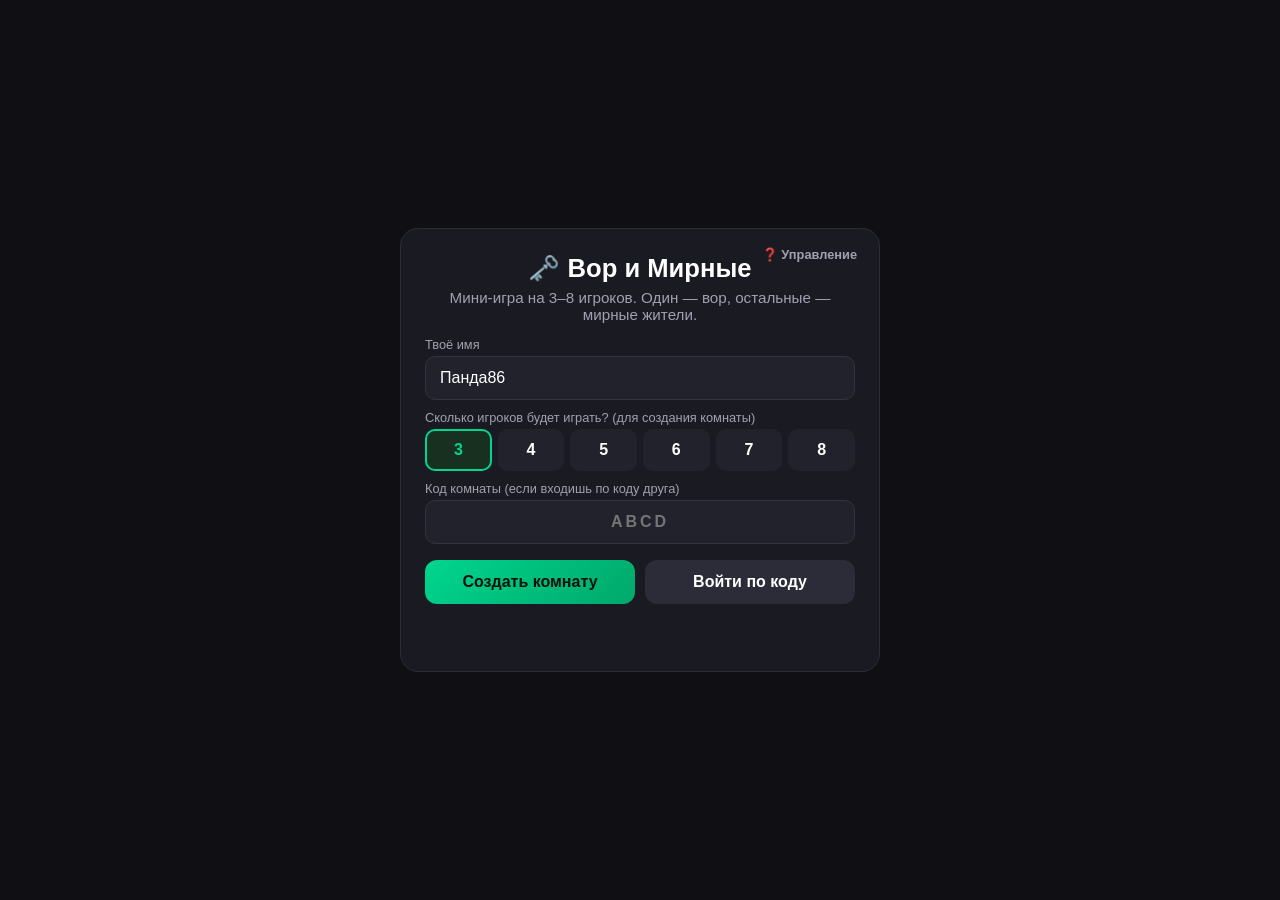
<file: static/index.html>
<!DOCTYPE html>
<html lang="ru">
<head>
<meta charset="UTF-8">
<meta name="viewport" content="width=device-width, initial-scale=1, maximum-scale=1, user-scalable=no, viewport-fit=cover">
<title>Вор и Мирные</title>
<link rel="stylesheet" href="/static/style.css?v=3">
</head>
<body>
<!-- ЭКРАН: вход / создание комнаты -->
<div id="screen-join" class="screen active">
  <div class="card">
    <button id="btn-open-controls" class="link-btn">❓ Управление</button>
    <h1>🗝️ Вор и Мирные</h1>
    <p class="sub">Мини-игра на 3–8 игроков. Один — вор, остальные — мирные жители.</p>
    <label>Твоё имя</label>
    <input id="input-name" maxlength="16" placeholder="Например, Аня">
    <label>Сколько игроков будет играть? (для создания комнаты)</label>
    <div id="players-count-picker" class="count-grid"></div>
    <label>Код комнаты (если входишь по коду друга)</label>
    <input id="input-room" maxlength="6" placeholder="ABCD" autocapitalize="characters">
    <div class="row">
      <button id="btn-create" class="primary">Создать комнату</button>
      <button id="btn-join">Войти по коду</button>
    </div>
    <p id="join-error" class="error"></p>
  </div>
</div>
<!-- ЭКРАН: управление -->
<div id="screen-controls" class="screen">
  <div class="card">
    <h2>Управление</h2>
    <div class="controls-list">
      <div class="controls-row">
        <div class="controls-what">Движение</div>
        <div class="controls-how">Стрелки / WASD на компьютере · джойстик слева на телефоне</div>
      </div>
      <div class="controls-row">
        <div class="controls-what">Открыть сундук</div>
        <div class="controls-how">Пробел на компьютере (держать) · кнопка «Открыть» на телефоне (держать)</div>
      </div>
      <div class="controls-row">
        <div class="controls-what">Украсть</div>
        <div class="controls-how">Кнопка появится в игре, только если тебе достанется роль вора</div>
      </div>
    </div>
    <p class="sub small">Джойстик и кнопки на экране появляются только на телефонах и планшетах — на компьютере используй клавиатуру.</p>
    <button id="btn-close-controls" class="primary">Назад</button>
  </div>
</div>
<!-- ЭКРАН: лобби -->
<div id="screen-lobby" class="screen">
  <div class="card">
    <h2>Комната: <span id="lobby-room-code">----</span></h2>
    <p class="sub">Отправь этот код подружкам — пусть введут его и нажмут «Войти по коду».</p>
    <div id="avatar-picker" class="avatar-grid"></div>
    <p id="avatar-hint" class="sub small"></p>
    <div id="lobby-players" class="players-list"></div>
    <p id="lobby-need" class="sub small"></p>
    <button id="btn-start" class="primary" disabled>Начать игру</button>
    <p id="lobby-hint" class="sub small"></p>
  </div>
</div>
<!-- ЭКРАН: показ роли (приватно, на своём устройстве) -->
<div id="screen-role" class="screen">
  <div class="card role-card">
    <img id="role-image" class="role-image" alt="">
    <h2 id="role-title"></h2>
    <p id="role-desc" class="sub"></p>
    <button id="btn-role-ready" class="primary">Готов! Начать игру</button>
    <p id="role-wait" class="sub small"></p>
  </div>
</div>
<!-- ЭКРАН: игра -->
<div id="screen-game" class="screen">
  <div id="hud">
    <div id="hud-timer">03:30</div>
    <div id="hud-scores"></div>
  </div>
  <div id="game-wrap">
    <canvas id="game-canvas"></canvas>
    <div id="floaters"></div>
  </div>
  <div id="controls">
    <div id="joystick-zone">
      <div id="joystick-base"><div id="joystick-knob"></div></div>
    </div>
    <div id="action-buttons">
      <button id="btn-steal" class="ctrl-btn steal-btn hidden">Украсть</button>
      <button id="btn-action" class="ctrl-btn">Открыть</button>
    </div>
  </div>
</div>
<!-- ЭКРАН: голосование -->
<div id="screen-vote" class="screen">
  <div class="card">
    <h2>⏰ Время вышло!</h2>
    <p class="sub">Кто, по-твоему, вор?</p>
    <div id="vote-options" class="vote-grid"></div>
    <p id="vote-status" class="sub small"></p>
  </div>
</div>
<!-- ЭКРАН: итоги -->
<div id="screen-result" class="screen">
  <div class="card">
    <h2 id="result-title"></h2>
    <div id="result-thief" class="sub"></div>
    <div id="result-scores" class="players-list"></div>
    <button id="btn-again" class="primary">Играть ещё раз</button>
  </div>
</div>
<script src="/static/client.js?v=7"></script>
</body>
</html>
</file>
<file: static/style.css>
* { box-sizing: border-box; -webkit-tap-highlight-color: transparent; user-select: none; }
html, body {
  margin: 0; padding: 0; height: 100%;
  background: #0f0f14; color: #fff;
  font-family: -apple-system, "Segoe UI", Roboto, Arial, sans-serif;
  overscroll-behavior: none;
  touch-action: none;
}

.screen {
  display: none;
  min-height: 100%;
  width: 100%;
  align-items: center;
  justify-content: center;
  flex-direction: column;
  padding: 16px;
}
.screen.active { display: flex; }

.card {
  background: #1a1a22;
  border: 1px solid #2c2c38;
  border-radius: 18px;
  padding: 24px;
  width: 100%;
  max-width: 420px;
  text-align: center;
  position: relative;
}
.link-btn {
  position: absolute; top: 14px; right: 14px; width: auto; flex: none;
  background: transparent; color: #a0a0b0; font-size: 0.8rem; font-weight: 600;
  padding: 4px 8px; border-radius: 8px;
}
.link-btn:active { background: #22222c; }

.controls-list { text-align: left; margin: 10px 0 16px; display: flex; flex-direction: column; gap: 10px; }
.controls-row { background: #22222c; border-radius: 10px; padding: 10px 12px; }
.controls-what { font-weight: 700; color: #ffd76a; font-size: 0.9rem; margin-bottom: 3px; }
.controls-how { color: #cfcfd8; font-size: 0.85rem; }
h1 { font-size: 1.6rem; margin: 0 0 6px; }
h2 { font-size: 1.3rem; margin: 0 0 6px; }
.sub { color: #a0a0b0; font-size: 0.95rem; margin: 6px 0 14px; }
.sub.small { font-size: 0.8rem; }

label { display: block; text-align: left; font-size: 0.8rem; color: #a0a0b0; margin: 10px 0 4px; }
input {
  width: 100%; padding: 12px 14px; border-radius: 10px;
  border: 1px solid #33333f; background: #22222c; color: #fff;
  font-size: 1rem; text-transform: none;
}
#input-room { text-transform: uppercase; letter-spacing: 3px; text-align: center; font-weight: bold; }

.row { display: flex; gap: 10px; margin-top: 16px; }
button {
  flex: 1; padding: 13px; border-radius: 12px; border: none;
  background: #2c2c38; color: #fff; font-size: 1rem; font-weight: 600;
  cursor: pointer;
}
button:active { transform: scale(0.97); }
button.primary { background: linear-gradient(135deg, #00d68f, #00a86b); color: #06110b; }
button:disabled { opacity: 0.4; }
.error { color: #ff5c5c; min-height: 1.2em; font-size: 0.85rem; }

/* ===== Аватарки (реальные картинки персонажей) ===== */
.avatar-grid { display: grid; grid-template-columns: repeat(4, 1fr); gap: 8px; margin-bottom: 8px; }
.avatar-cell {
  padding: 6px 2px 4px; border-radius: 10px; background: #22222c;
  border: 2px solid transparent; cursor: pointer;
  display: flex; align-items: center; justify-content: center;
  position: relative;
}
.avatar-cell img { width: 100%; height: 56px; object-fit: contain; display: block; }
.avatar-cell.selected { border-color: #00d68f; background: #17301f; }
.avatar-cell.taken { opacity: 0.3; cursor: not-allowed; }
.avatar-cell.taken img { filter: grayscale(1); }

/* ===== Выбор количества игроков ===== */
.count-grid { display: grid; grid-template-columns: repeat(6, 1fr); gap: 6px; margin-bottom: 4px; }
.count-cell {
  padding: 10px 0; border-radius: 10px; background: #22222c;
  border: 2px solid transparent; cursor: pointer; text-align: center;
  font-weight: 700; font-size: 1rem;
}
.count-cell.selected { border-color: #00d68f; background: #17301f; color: #00d68f; }

.players-list { text-align: left; margin: 10px 0; }
.player-row {
  display: flex; align-items: center; gap: 10px;
  background: #22222c; padding: 8px 12px; border-radius: 10px; margin-bottom: 6px;
}
.player-row img.pav { width: 34px; height: 34px; object-fit: contain; flex-shrink: 0; }
.player-row .name { flex: 1; font-weight: 600; }
.player-row .tag { font-size: 0.75rem; color: #a0a0b0; }
.player-row .score { font-weight: bold; color: #ffd76a; }

.role-card { max-width: 380px; }
.role-image { width: 100%; max-width: 260px; margin: 0 auto 4px; display: block; }
#role-title.thief { color: #ff6767; }
#role-title.innocent { color: #6ec6ff; }

/* ===== Игровой экран ===== */
#screen-game { padding: 0; justify-content: flex-start; }
#hud {
  width: 100%; display: flex; align-items: center; justify-content: space-between;
  padding: 8px 14px; background: #17171f; border-bottom: 1px solid #24242f;
  font-weight: bold; font-size: 0.9rem; flex-shrink: 0;
}
#hud-timer { font-size: 1.1rem; letter-spacing: 1px; }
#hud-scores { display: flex; gap: 12px; }
.hud-score { display: flex; align-items: center; gap: 4px; }
.hud-score img { width: 22px; height: 22px; object-fit: contain; }
.hud-score .diamond-icon { width: 14px; height: 14px; object-fit: contain; }

#game-wrap {
  position: relative; flex: 1; width: 100%;
  display: flex; align-items: center; justify-content: center;
  overflow: hidden; background: #000;
  min-height: 0;
}
#game-canvas { display: block; touch-action: none; }
#floaters { position: absolute; inset: 0; pointer-events: none; overflow: hidden; }
.floater {
  position: absolute; font-weight: bold; font-size: 0.85rem;
  animation: floatUp 1.1s ease-out forwards;
}
@keyframes floatUp { from { opacity: 1; transform: translateY(0); } to { opacity: 0; transform: translateY(-40px); } }

#controls {
  display: none;   /* показываем только на телефонах/планшетах — см. медиа-запрос ниже */
  position: absolute; bottom: 0; left: 0; right: 0;
  justify-content: space-between; align-items: flex-end;
  padding: 18px; pointer-events: none;
}
@media (pointer: coarse) {
  #controls { display: flex; }
}
#joystick-zone { width: 130px; height: 130px; pointer-events: auto; }
#joystick-base {
  width: 130px; height: 130px; border-radius: 50%;
  background: rgba(255,255,255,0.06); border: 2px solid rgba(255,255,255,0.15);
  position: relative;
}
#joystick-knob {
  width: 56px; height: 56px; border-radius: 50%;
  background: rgba(0,214,143,0.55); border: 2px solid #00d68f;
  position: absolute; left: 37px; top: 37px;
}
#action-buttons { display: flex; flex-direction: column; gap: 12px; pointer-events: auto; }
.ctrl-btn {
  width: 92px; height: 92px; border-radius: 50%;
  background: rgba(60,60,75,0.7); border: 2px solid rgba(255,255,255,0.2);
  color: #fff; font-weight: bold; font-size: 0.85rem;
}
.ctrl-btn.active { background: rgba(0,214,143,0.6); }
.steal-btn { background: rgba(180,40,40,0.6); border-color: #ff6767; }
.steal-btn.active { background: rgba(255,60,60,0.85); }
.hidden { display: none !important; }

/* ===== Голосование ===== */
.vote-grid { display: flex; flex-direction: column; gap: 10px; }
.vote-option {
  display: flex; align-items: center; gap: 12px;
  background: #22222c; border: 2px solid transparent; border-radius: 12px;
  padding: 8px 12px; cursor: pointer; text-align: left;
}
.vote-option img.pav { width: 44px; height: 44px; object-fit: contain; }
.vote-option.picked { border-color: #ffd76a; background: #302a17; }

#result-title.win { color: #00d68f; }
#result-title.lose { color: #ff6767; }
#result-thief { font-size: 1.05rem; margin-bottom: 12px; display: flex; align-items: center; gap: 8px; justify-content: center; }
#result-thief img.pav { width: 30px; height: 30px; object-fit: contain; }

@media (min-width: 700px) {
  .card { max-width: 480px; }
}
</file>
